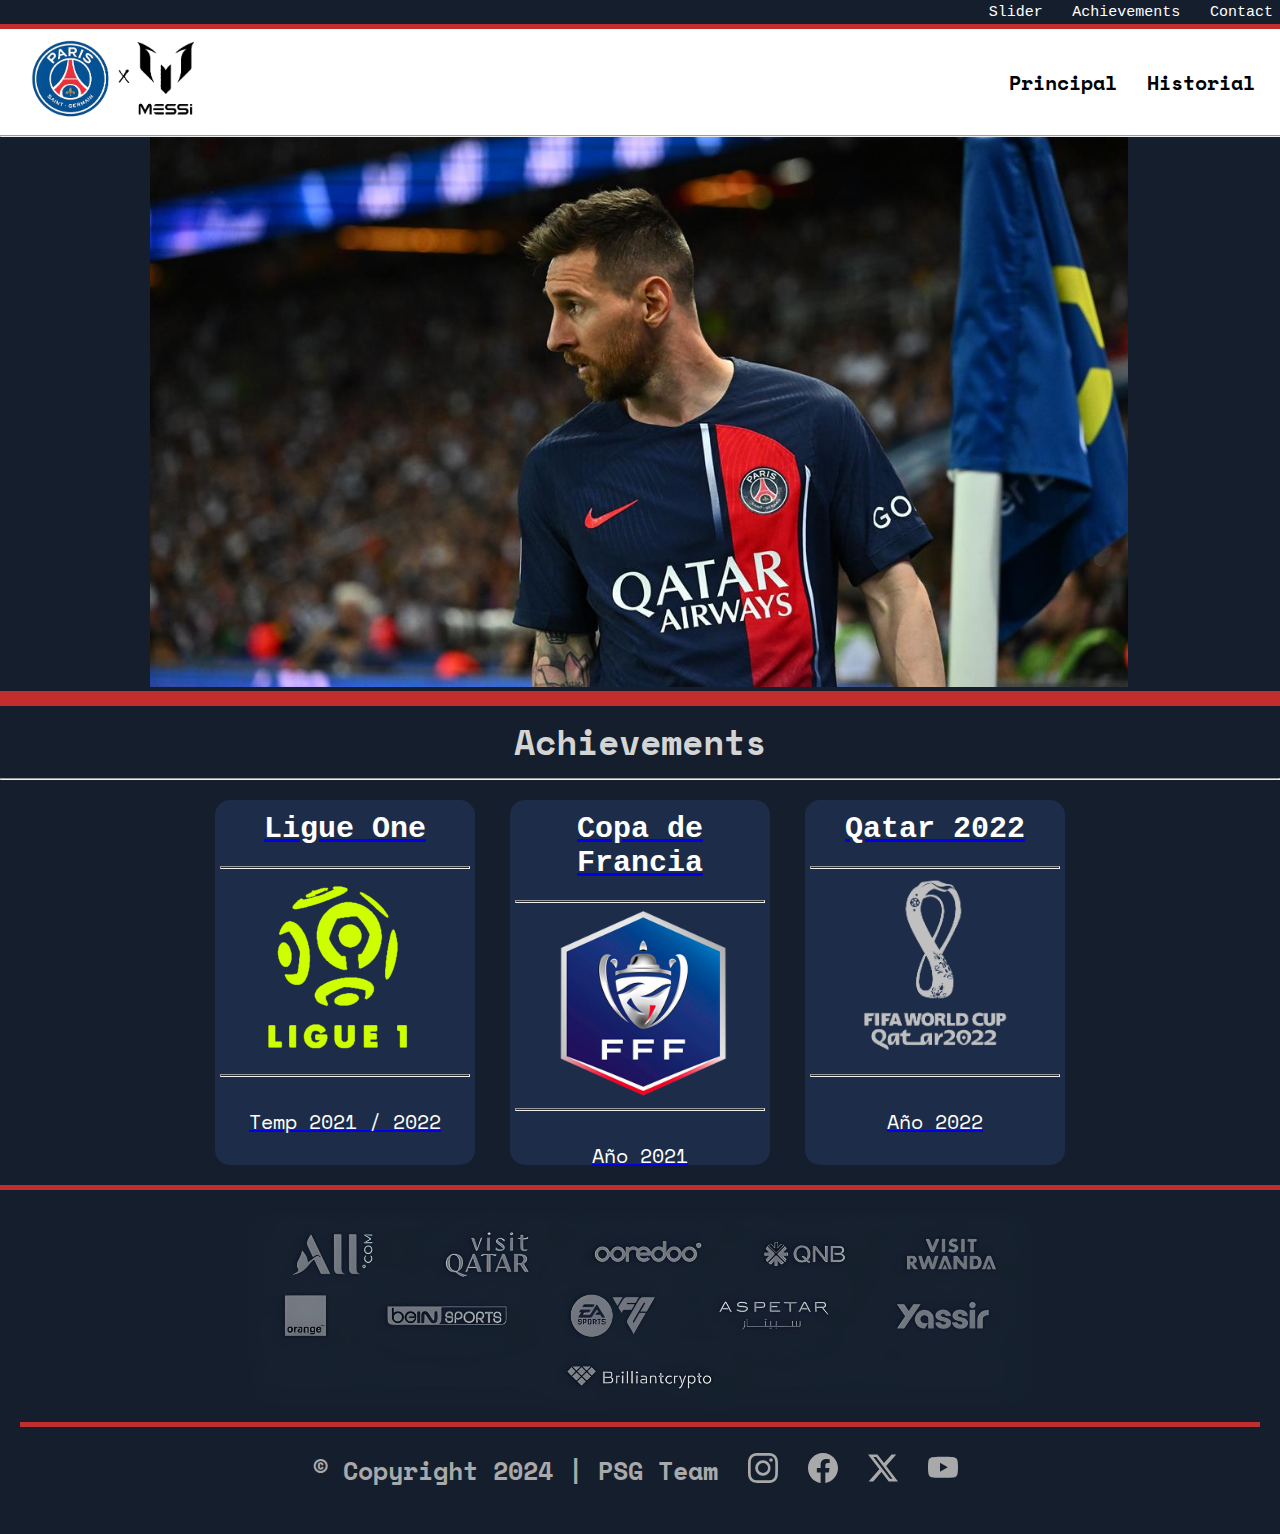
<file: Achievements.html>
<!DOCTYPE html>
<html lang="en">
  <head>
    <meta charset="UTF-8" />
    <meta name="viewport" content="width=device-width, initial-scale=1.0" />
    <link rel="stylesheet" href="Achievements.css" />
    <link rel="shortcut icon" href="images/favicon.png" type="image/x-icon" />
    <title>Paris Saint German</title>
  </head>
  <body>
    <div class="top-buttons">
      <a href="#main">Slider</a>
      <a href="#cards">Achievements</a>
      <a href="form.html">Contact</a>
    </div>
    <div class="orange"></div>
    <header>
      <a href="#">
        <img src="./images/logo_white.png" alt="Logo" height="80px" />
      </a>
      <nav>
        <ul>
          <li>
            <a href="index.html"><b>Principal</b></a>
          </li>
          <li>
            <a href="history.html"><b>Historial</b></a>
          </li>
        </ul>
      </nav>
    </header>
    <hr class="hr-head">
    <section class="Main" id="main">
      <div class="fon-conten">
        <img src="./images/messi-mian.jpg" alt="" />
        <div class="content-info">
          <h3>Logros</h3>
          <hr>
          <br>
          <p>A continucación repasaremos aquellos titulos ganados por Lionel Andres Messi durante su paso 
            <br>por PSG e Internacionales.</p>
        </div>
      </div>
    </section>
    <div class="orange-2"></div>
    <h1 class="h1-cards">Achievements</h1>
    <hr class="hr-cards">
    <section class="cards" id="cards">
      <div class="div-cards">
        <a href="https://www.google.com/search?client=opera-gx&q=ligue+one+2021%2F2022&sourceid=opera&ie=UTF-8&oe=UTF-8#cobssid=s&sie=lg;/g/11qq96slgb;2;/m/044hxl;mt;fp;1;;;" target="_blank">
          <div>
            <h3>Ligue One</h3>
            <hr />
            <img class="ligue-one-img" src="./images/ligue-one.png" alt="Ligue-one" height="200px" />
            <hr>
            <p>Temp 2021 / 2022</p>
          </div>
        </a>
      </div>

      <div class="div-cards">
        <a href="https://www.google.com/search?client=opera-gx&q=copa+de+francia+2021&sourceid=opera&ie=UTF-8&oe=UTF-8#sie=lg;/g/11jp6bzrww;2;/m/0334gn;mt;fp;1;;;" target="_blank">
          <div>
            <h3>Copa de Francia</h3>
            <hr />
            <img class="img-francia" src="./images/copa-francia.png" alt="cOpa-Francia" height="200px" padding-left="15px"/>
            <hr>
            <p>Año 2021</p>
          </div>
        </a>
      </div>

      <div class="div-cards">
        <a href="https://es.wikipedia.org/wiki/Copa_Mundial_de_Fútbol_de_2022" target="_blank">
          <div>
            <h3>Qatar 2022</h3>
            <hr />
            <img class="img-qatar" src="./images/logo-qatar.png" alt="Qatar-2022" height="200px">            
            <hr>
            <p>Año 2022</p>
          </div>
        </a>
      </div>
    </section>
    <div class="red2"></div>
    <footer>
      <div class="images">
        <img src="./images/sponsors.png" alt="Qatar logo" height="200px" />
      </div>
      <div class="red"></div>
      <div class="nav-footer">
        <h4>© Copyright 2024 | PSG Team</h4>
        <div>
          <a href="https://www.instagram.com/leomessi/" class="footer-buttons"
            ><svg
              xmlns="http://www.w3.org/2000/svg"
              width="30"
              height="30"
              fill="currentColor"
              class="bi bi-instagram"
              viewBox="0 0 16 16"
            >
              <path
                d="M8 0C5.829 0 5.556.01 4.703.048 3.85.088 3.269.222 2.76.42a3.9 3.9 0 0 0-1.417.923A3.9 3.9 0 0 0 .42 2.76C.222 3.268.087 3.85.048 4.7.01 5.555 0 5.827 0 8.001c0 2.172.01 2.444.048 3.297.04.852.174 1.433.372 1.942.205.526.478.972.923 1.417.444.445.89.719 1.416.923.51.198 1.09.333 1.942.372C5.555 15.99 5.827 16 8 16s2.444-.01 3.298-.048c.851-.04 1.434-.174 1.943-.372a3.9 3.9 0 0 0 1.416-.923c.445-.445.718-.891.923-1.417.197-.509.332-1.09.372-1.942C15.99 10.445 16 10.173 16 8s-.01-2.445-.048-3.299c-.04-.851-.175-1.433-.372-1.941a3.9 3.9 0 0 0-.923-1.417A3.9 3.9 0 0 0 13.24.42c-.51-.198-1.092-.333-1.943-.372C10.443.01 10.172 0 7.998 0zm-.717 1.442h.718c2.136 0 2.389.007 3.232.046.78.035 1.204.166 1.486.275.373.145.64.319.92.599s.453.546.598.92c.11.281.24.705.275 1.485.039.843.047 1.096.047 3.231s-.008 2.389-.047 3.232c-.035.78-.166 1.203-.275 1.485a2.5 2.5 0 0 1-.599.919c-.28.28-.546.453-.92.598-.28.11-.704.24-1.485.276-.843.038-1.096.047-3.232.047s-2.39-.009-3.233-.047c-.78-.036-1.203-.166-1.485-.276a2.5 2.5 0 0 1-.92-.598 2.5 2.5 0 0 1-.6-.92c-.109-.281-.24-.705-.275-1.485-.038-.843-.046-1.096-.046-3.233s.008-2.388.046-3.231c.036-.78.166-1.204.276-1.486.145-.373.319-.64.599-.92s.546-.453.92-.598c.282-.11.705-.24 1.485-.276.738-.034 1.024-.044 2.515-.045zm4.988 1.328a.96.96 0 1 0 0 1.92.96.96 0 0 0 0-1.92m-4.27 1.122a4.109 4.109 0 1 0 0 8.217 4.109 4.109 0 0 0 0-8.217m0 1.441a2.667 2.667 0 1 1 0 5.334 2.667 2.667 0 0 1 0-5.334"
              /></svg
          ></a>
          <a
            href="https://www.facebook.com/leomessi/?locale=es_LA"
            class="footer-buttons"
            ><svg
              xmlns="http://www.w3.org/2000/svg"
              width="30"
              height="30"
              fill="currentColor"
              class="bi bi-facebook"
              viewBox="0 0 16 16"
            >
              <path
                d="M16 8.049c0-4.446-3.582-8.05-8-8.05C3.58 0-.002 3.603-.002 8.05c0 4.017 2.926 7.347 6.75 7.951v-5.625h-2.03V8.05H6.75V6.275c0-2.017 1.195-3.131 3.022-3.131.876 0 1.791.157 1.791.157v1.98h-1.009c-.993 0-1.303.621-1.303 1.258v1.51h2.218l-.354 2.326H9.25V16c3.824-.604 6.75-3.934 6.75-7.951"
              /></svg
          ></a>
          <a
            href="https://twitter.com/leomessisite?lang=es"
            class="footer-buttons"
            ><svg
              xmlns="http://www.w3.org/2000/svg"
              width="30"
              height="30"
              fill="currentColor"
              class="bi bi-twitter-x"
              viewBox="0 0 16 16"
            >
              <path
                d="M12.6.75h2.454l-5.36 6.142L16 15.25h-4.937l-3.867-5.07-4.425 5.07H.316l5.733-6.57L0 .75h5.063l3.495 4.633L12.601.75Zm-.86 13.028h1.36L4.323 2.145H2.865z"
              /></svg
          ></a>
          <a href="https://www.youtube.com/user/leomessi" class="footer-buttons"
            ><svg
              xmlns="http://www.w3.org/2000/svg"
              width="30"
              height="30"
              fill="currentColor"
              class="bi bi-youtube"
              viewBox="0 0 16 16"
            >
              <path
                d="M8.051 1.999h.089c.822.003 4.987.033 6.11.335a2.01 2.01 0 0 1 1.415 1.42c.101.38.172.883.22 1.402l.01.104.022.26.008.104c.065.914.073 1.77.074 1.957v.075c-.001.194-.01 1.108-.082 2.06l-.008.105-.009.104c-.05.572-.124 1.14-.235 1.558a2.01 2.01 0 0 1-1.415 1.42c-1.16.312-5.569.334-6.18.335h-.142c-.309 0-1.587-.006-2.927-.052l-.17-.006-.087-.004-.171-.007-.171-.007c-1.11-.049-2.167-.128-2.654-.26a2.01 2.01 0 0 1-1.415-1.419c-.111-.417-.185-.986-.235-1.558L.09 9.82l-.008-.104A31 31 0 0 1 0 7.68v-.123c.002-.215.01-.958.064-1.778l.007-.103.003-.052.008-.104.022-.26.01-.104c.048-.519.119-1.023.22-1.402a2.01 2.01 0 0 1 1.415-1.42c.487-.13 1.544-.21 2.654-.26l.17-.007.172-.006.086-.003.171-.007A100 100 0 0 1 7.858 2zM6.4 5.209v4.818l4.157-2.408z"
              /></svg
          ></a>
        </div>
      </div>
    </footer>
  </body>
</html>
</file>
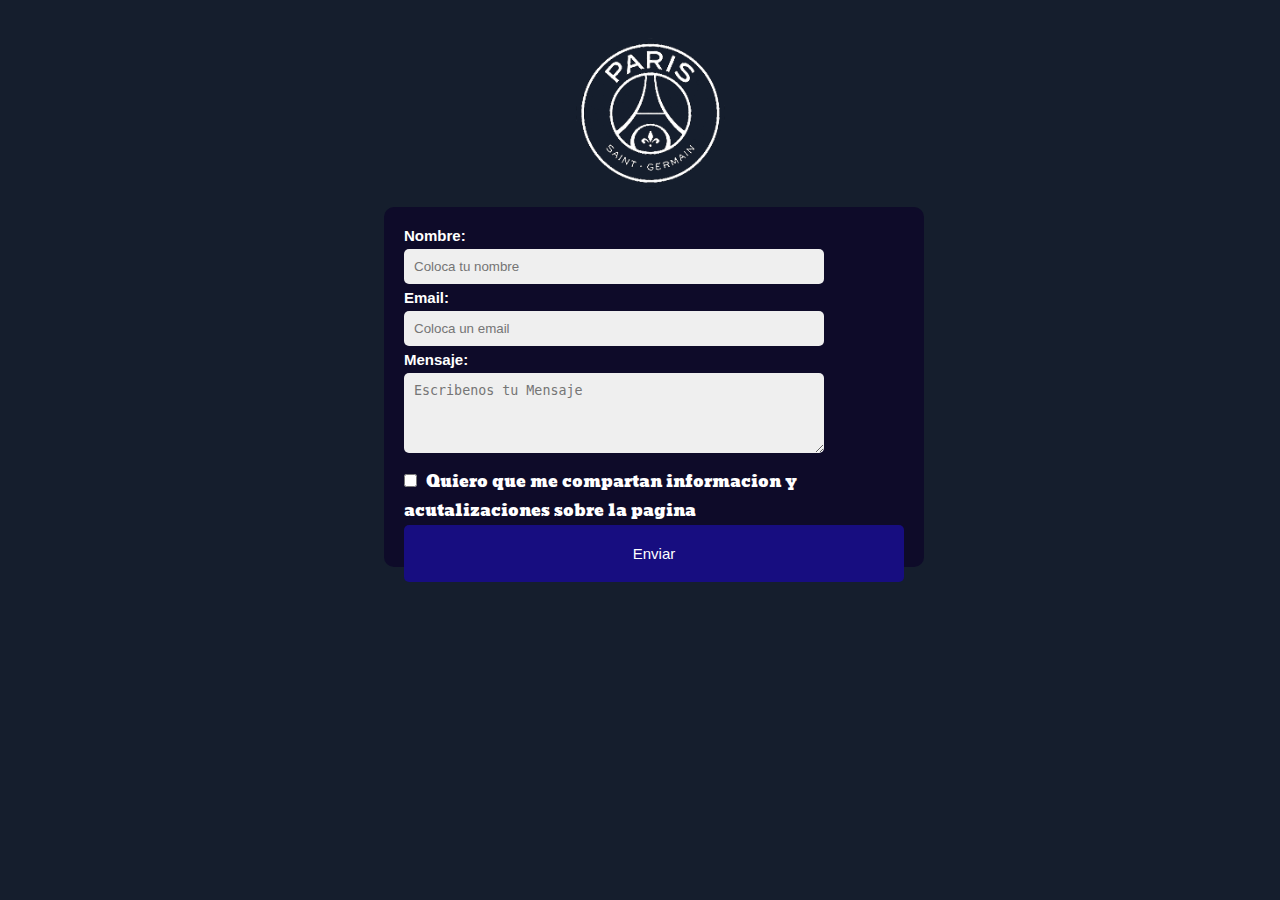
<file: form.html>
<!DOCTYPE html>
<html lang="en">
<head>
    <meta charset="UTF-8">
    <meta name="viewport" content="width=device-width, initial-scale=1.0">
    <link rel="stylesheet" href="form.css">
    <link rel="shortcut icon" href="images/favicon.png" type="image/x-icon">
    <title>Contactate</title>
</head>
<body>
  <a href="index.html">
  <img src="./images/favicon.png" alt="Logo-psg" height="150px">
</a>
    <section class="Formulario">
        <form action="/enviar" method="POST">
          <div>
            <h4 for="nombre">Nombre: </h4>
            <input type="text" id="nombre" name="nombre" required placeholder="Coloca tu nombre">
          </div>
          <div>
            <h4 for="email">Email: </h4>
            <input type="email" id="email" name="email" required placeholder="Coloca un email">
          </div>
          <div>
            <h4 for="mensaje">Mensaje: </h4>
            <textarea id="mensaje" name="mensaje" rows="4" required placeholder="Escribenos tu Mensaje"></textarea>
          </div>
          <div>
            <input type="checkbox" id="suscripcion" name="suscripcion">
            <label for="suscripcion">Quiero que me compartan informacion y acutalizaciones sobre la pagina</label>
          </div>
          <button type="submit">Enviar</button>
        </form>
</section>
    
</body>
</html>
</file>
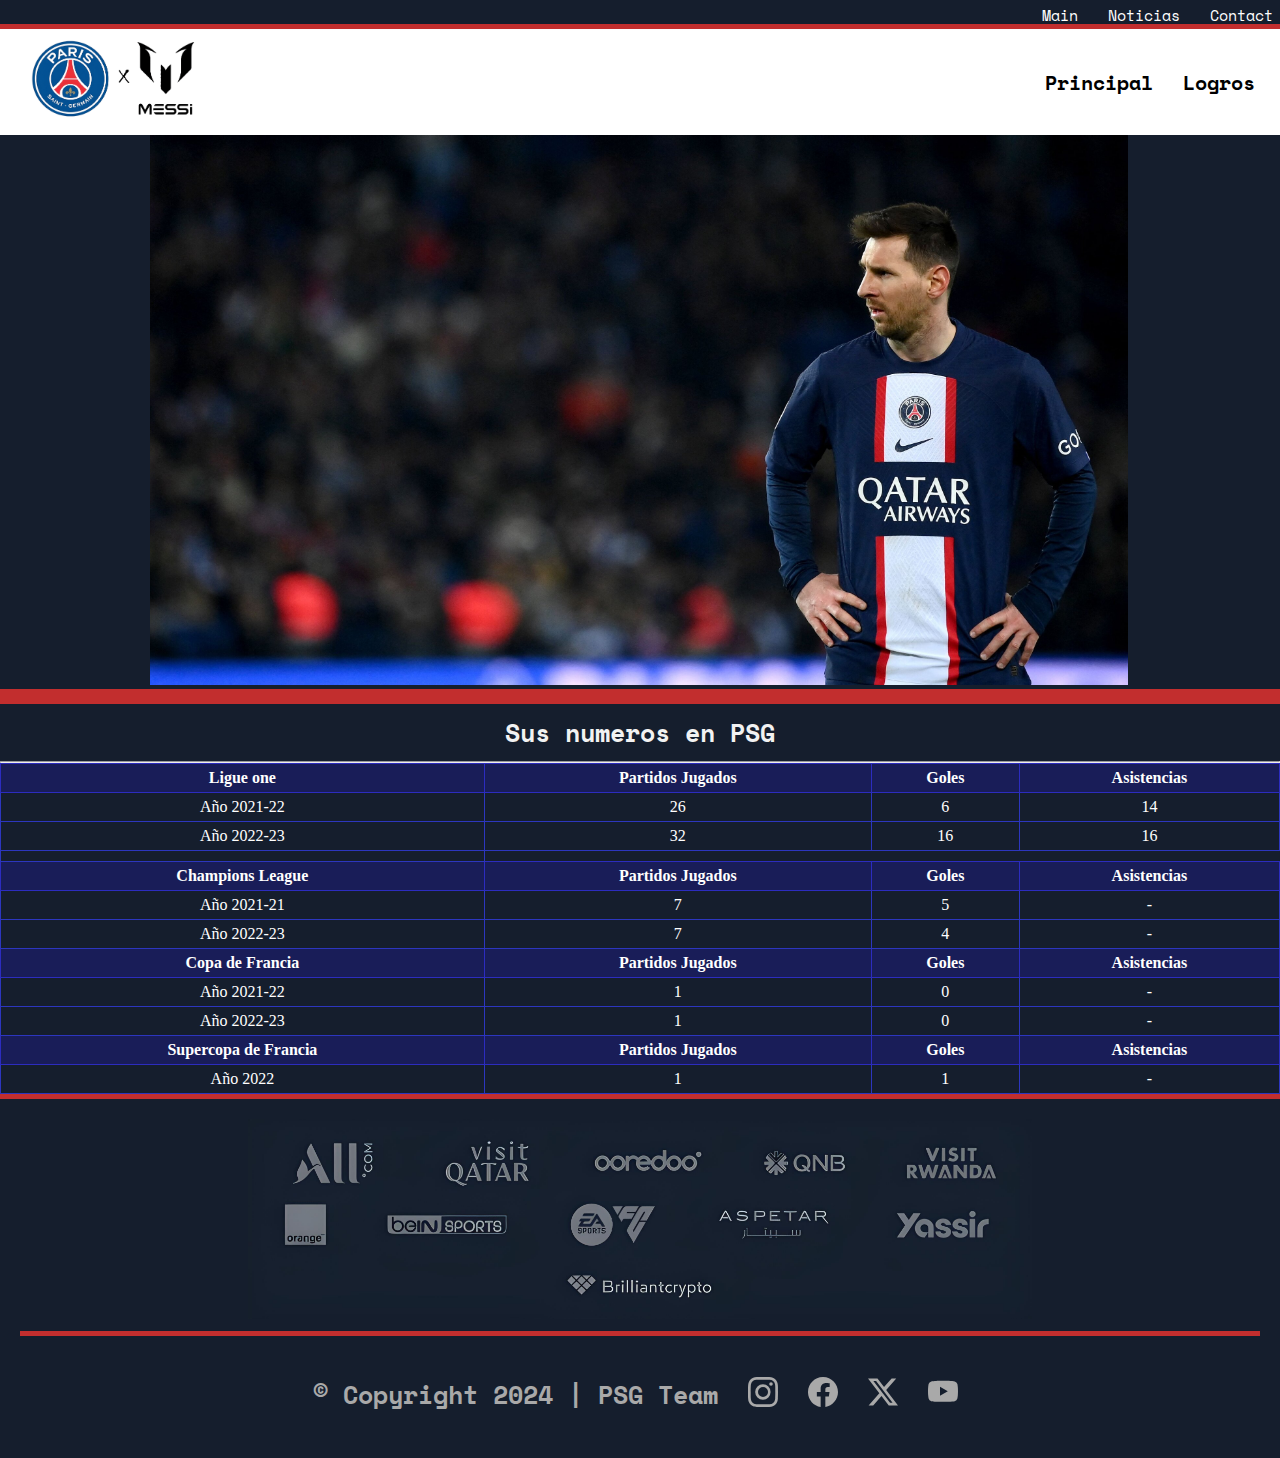
<file: history.html>
<!DOCTYPE html>
<html lang="en">
  <head>
    <meta charset="UTF-8" />
    <meta name="viewport" content="width=device-width, initial-scale=1.0" />
    <link rel="stylesheet" href="history.css" />
    <link rel="shortcut icon" href="images/favicon.png" type="image/x-icon">
    <title>Paris Saint German</title>
  </head>
  <body>
    <div class="top-buttons">
      <a href="#main">Main</a>
      <a href="#news">Noticias</a>
      <a href="form.html">Contact</a>
    </div>
    <div class="orange"></div>
    <header>
      <a href="#">
        <img src="./images/logo_white.png" alt="Logo" height="80px" />
      </a>
      <nav>
        <ul>
          <li>
            <a href="index.html"><b>Principal</b></a>
          </li>
          <li>
            <a href="Achievements.html"><b>Logros</b></a>
          </li>
        </ul>
      </nav>
    </header>

    <div class="fon-conten" id="main">
      <img src="./images/messi-psg2.jpg" alt="" />
      <div class="content-info">
        <h3>Su legado en PSG</h3>
        <hr>
        <br>
        <p>A continucación repasaremos las competencias en las cuales la "pulga" participo, tanto 
          <br>Nacionales como Internacionales.</p>
      </div>
    </div>
    <div class="orange-2"></div>
    <section id="news">
      <h1>Sus numeros en PSG</h1>
      <hr>
      <table class="tabla-desktop">
        <thead>
            <tr>
                <th>Ligue one</th>
                <th>Partidos Jugados</th>
                <th>Goles</th>
                <th>Asistencias</th>
            </tr>
            <tr>
                <td>Año 2021-22</td>
                <td>26</td>
                <td>6</td>
                <td>14</td>
            </tr>
            <tr>
                <td>Año 2022-23</td>
                <td>32</td>
                <td>16</td>
                <td>16</td>
            </tr>
        </thead>
        <tr>
            <td></td>
        </tr>
            <thead>
                <tr>
                    <th>Champions League</th>
                    <th>Partidos Jugados</th>
                    <th>Goles</th>
                    <th>Asistencias</th>
                </tr>
                <tr>
                    <td>Año 2021-21</td>
                    <td>7</td>
                    <td>5</td>
                    <td>-</td>
                </tr>
                <tr>
                    <td>Año 2022-23</td>
                    <td>7</td>
                    <td>4</td>
                    <td>-</td>
                </tr>
            </thead>
            <thead>
                <tr>
                    <th>Copa de Francia</th>
                    <th>Partidos Jugados</th>
                    <th>Goles</th>
                    <th>Asistencias</th>
                </tr>
                <tr>
                    <td>Año 2021-22</td>
                    <td>1</td>
                    <td>0</td>
                    <td>-</td>
                </tr>
                <tr>
                    <td>Año 2022-23</td>
                    <td>1</td>
                    <td>0</td>
                    <td>-</td>
                </tr>
            </thead>
            <thead>
                <tr>
                    <th>Supercopa de Francia</th>
                    <th>Partidos Jugados</th>
                    <th>Goles</th>
                    <th>Asistencias</th>
                </tr>
                <tr>
                    <td>Año 2022</td>
                    <td>1</td>
                    <td>1</td>
                    <td>-</td>
                </tr>
            </thead>
        </table>
      </section>

    <div class="red2"></div>
    <footer>
      <div class="images">
        <img src="./images/sponsors.png" alt="Qatar logo" height="200px" />
      </div>
      <div class="red"></div>
      <div class="nav-footer">
        <h4>© Copyright 2024 | PSG Team</h4>
                <div>
          <a href="https://www.instagram.com/leomessi/" class="footer-buttons"
            ><svg
              xmlns="http://www.w3.org/2000/svg"
              width="30"
              height="30"
              fill="currentColor"
              class="bi bi-instagram"
              viewBox="0 0 16 16"
            >
              <path
                d="M8 0C5.829 0 5.556.01 4.703.048 3.85.088 3.269.222 2.76.42a3.9 3.9 0 0 0-1.417.923A3.9 3.9 0 0 0 .42 2.76C.222 3.268.087 3.85.048 4.7.01 5.555 0 5.827 0 8.001c0 2.172.01 2.444.048 3.297.04.852.174 1.433.372 1.942.205.526.478.972.923 1.417.444.445.89.719 1.416.923.51.198 1.09.333 1.942.372C5.555 15.99 5.827 16 8 16s2.444-.01 3.298-.048c.851-.04 1.434-.174 1.943-.372a3.9 3.9 0 0 0 1.416-.923c.445-.445.718-.891.923-1.417.197-.509.332-1.09.372-1.942C15.99 10.445 16 10.173 16 8s-.01-2.445-.048-3.299c-.04-.851-.175-1.433-.372-1.941a3.9 3.9 0 0 0-.923-1.417A3.9 3.9 0 0 0 13.24.42c-.51-.198-1.092-.333-1.943-.372C10.443.01 10.172 0 7.998 0zm-.717 1.442h.718c2.136 0 2.389.007 3.232.046.78.035 1.204.166 1.486.275.373.145.64.319.92.599s.453.546.598.92c.11.281.24.705.275 1.485.039.843.047 1.096.047 3.231s-.008 2.389-.047 3.232c-.035.78-.166 1.203-.275 1.485a2.5 2.5 0 0 1-.599.919c-.28.28-.546.453-.92.598-.28.11-.704.24-1.485.276-.843.038-1.096.047-3.232.047s-2.39-.009-3.233-.047c-.78-.036-1.203-.166-1.485-.276a2.5 2.5 0 0 1-.92-.598 2.5 2.5 0 0 1-.6-.92c-.109-.281-.24-.705-.275-1.485-.038-.843-.046-1.096-.046-3.233s.008-2.388.046-3.231c.036-.78.166-1.204.276-1.486.145-.373.319-.64.599-.92s.546-.453.92-.598c.282-.11.705-.24 1.485-.276.738-.034 1.024-.044 2.515-.045zm4.988 1.328a.96.96 0 1 0 0 1.92.96.96 0 0 0 0-1.92m-4.27 1.122a4.109 4.109 0 1 0 0 8.217 4.109 4.109 0 0 0 0-8.217m0 1.441a2.667 2.667 0 1 1 0 5.334 2.667 2.667 0 0 1 0-5.334"
              /></svg
          ></a>
          <a
            href="https://www.facebook.com/leomessi/?locale=es_LA"
            class="footer-buttons"
            ><svg
              xmlns="http://www.w3.org/2000/svg"
              width="30"
              height="30"
              fill="currentColor"
              class="bi bi-facebook"
              viewBox="0 0 16 16"
            >
              <path
                d="M16 8.049c0-4.446-3.582-8.05-8-8.05C3.58 0-.002 3.603-.002 8.05c0 4.017 2.926 7.347 6.75 7.951v-5.625h-2.03V8.05H6.75V6.275c0-2.017 1.195-3.131 3.022-3.131.876 0 1.791.157 1.791.157v1.98h-1.009c-.993 0-1.303.621-1.303 1.258v1.51h2.218l-.354 2.326H9.25V16c3.824-.604 6.75-3.934 6.75-7.951"
              /></svg
          ></a>
          <a
            href="https://twitter.com/leomessisite?lang=es"
            class="footer-buttons"
            ><svg
              xmlns="http://www.w3.org/2000/svg"
              width="30"
              height="30"
              fill="currentColor"
              class="bi bi-twitter-x"
              viewBox="0 0 16 16"
            >
              <path
                d="M12.6.75h2.454l-5.36 6.142L16 15.25h-4.937l-3.867-5.07-4.425 5.07H.316l5.733-6.57L0 .75h5.063l3.495 4.633L12.601.75Zm-.86 13.028h1.36L4.323 2.145H2.865z"
              /></svg
          ></a>
          <a href="https://www.youtube.com/user/leomessi" class="footer-buttons"
            ><svg
              xmlns="http://www.w3.org/2000/svg"
              width="30"
              height="30"
              fill="currentColor"
              class="bi bi-youtube"
              viewBox="0 0 16 16"
            >
              <path
                d="M8.051 1.999h.089c.822.003 4.987.033 6.11.335a2.01 2.01 0 0 1 1.415 1.42c.101.38.172.883.22 1.402l.01.104.022.26.008.104c.065.914.073 1.77.074 1.957v.075c-.001.194-.01 1.108-.082 2.06l-.008.105-.009.104c-.05.572-.124 1.14-.235 1.558a2.01 2.01 0 0 1-1.415 1.42c-1.16.312-5.569.334-6.18.335h-.142c-.309 0-1.587-.006-2.927-.052l-.17-.006-.087-.004-.171-.007-.171-.007c-1.11-.049-2.167-.128-2.654-.26a2.01 2.01 0 0 1-1.415-1.419c-.111-.417-.185-.986-.235-1.558L.09 9.82l-.008-.104A31 31 0 0 1 0 7.68v-.123c.002-.215.01-.958.064-1.778l.007-.103.003-.052.008-.104.022-.26.01-.104c.048-.519.119-1.023.22-1.402a2.01 2.01 0 0 1 1.415-1.42c.487-.13 1.544-.21 2.654-.26l.17-.007.172-.006.086-.003.171-.007A100 100 0 0 1 7.858 2zM6.4 5.209v4.818l4.157-2.408z"
              /></svg
          ></a>
        </div>
      </div>
    </footer>
    </body>
  </html>
</file>
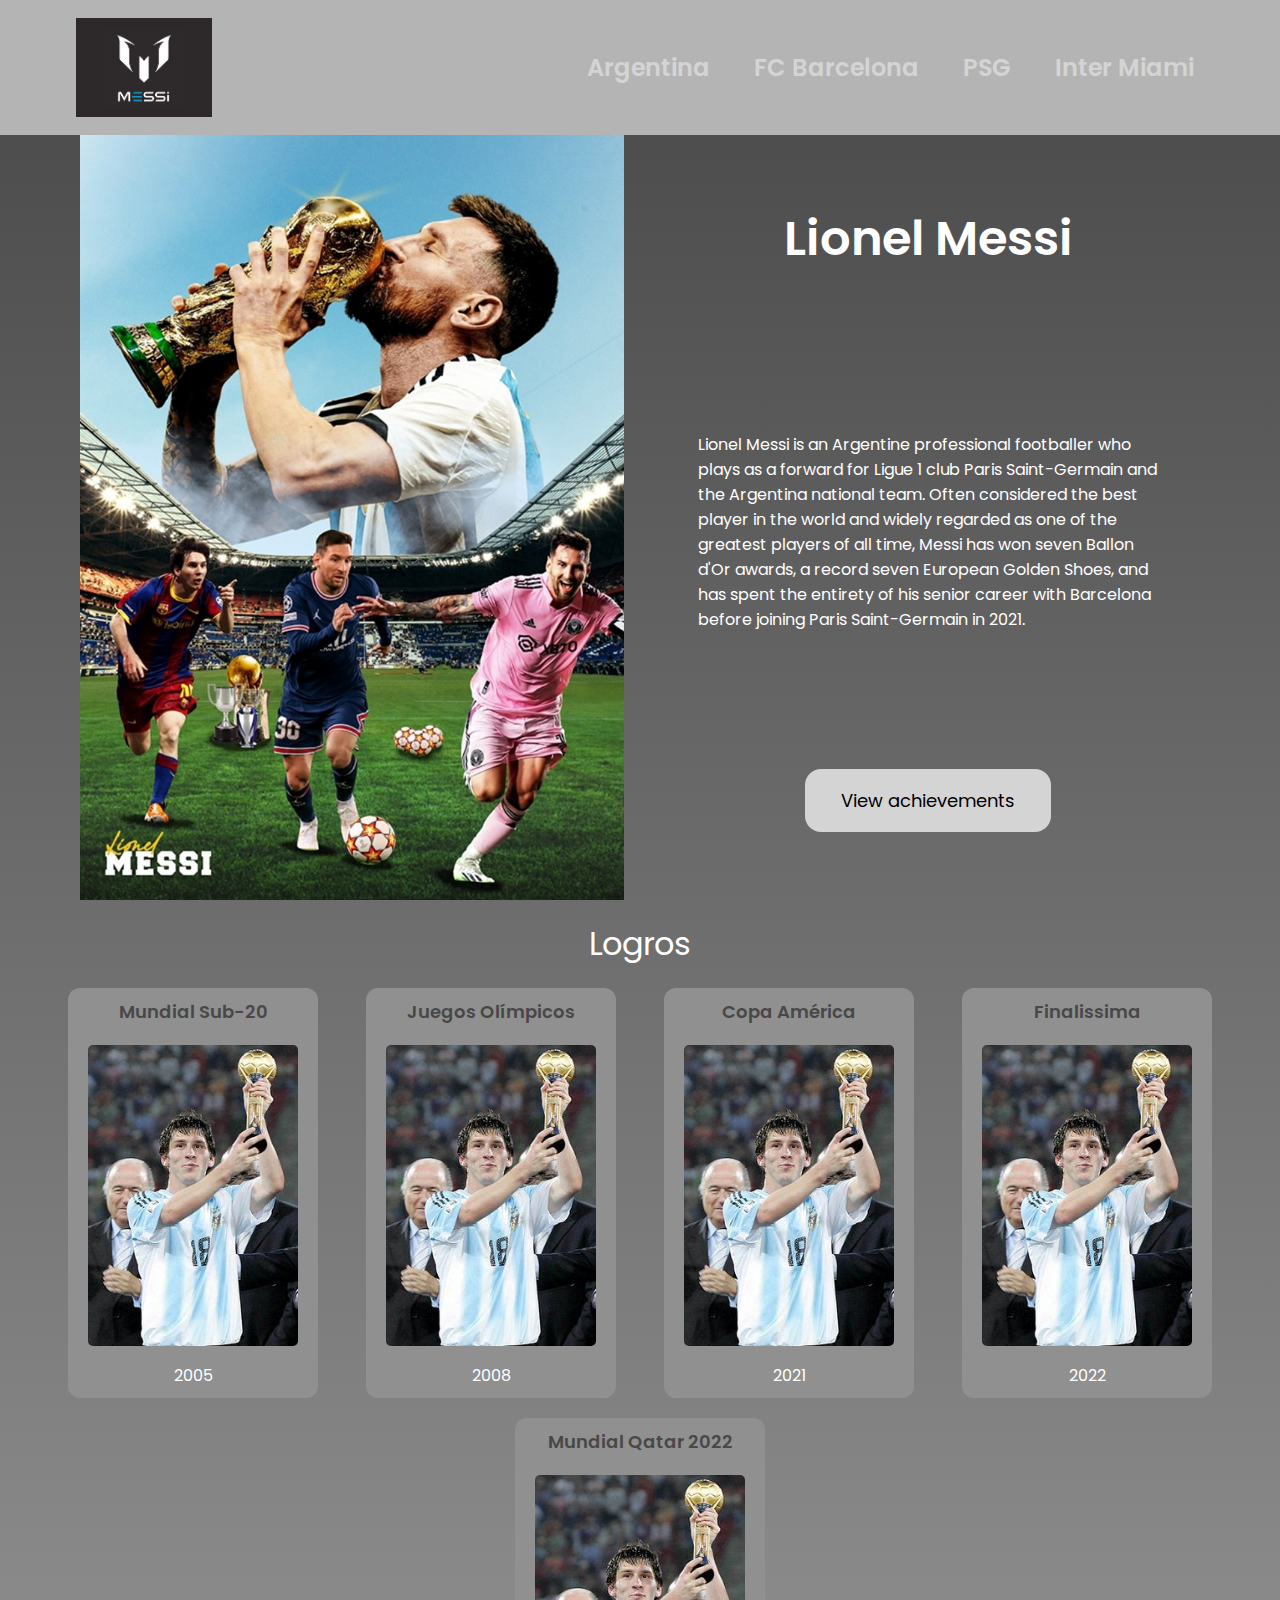
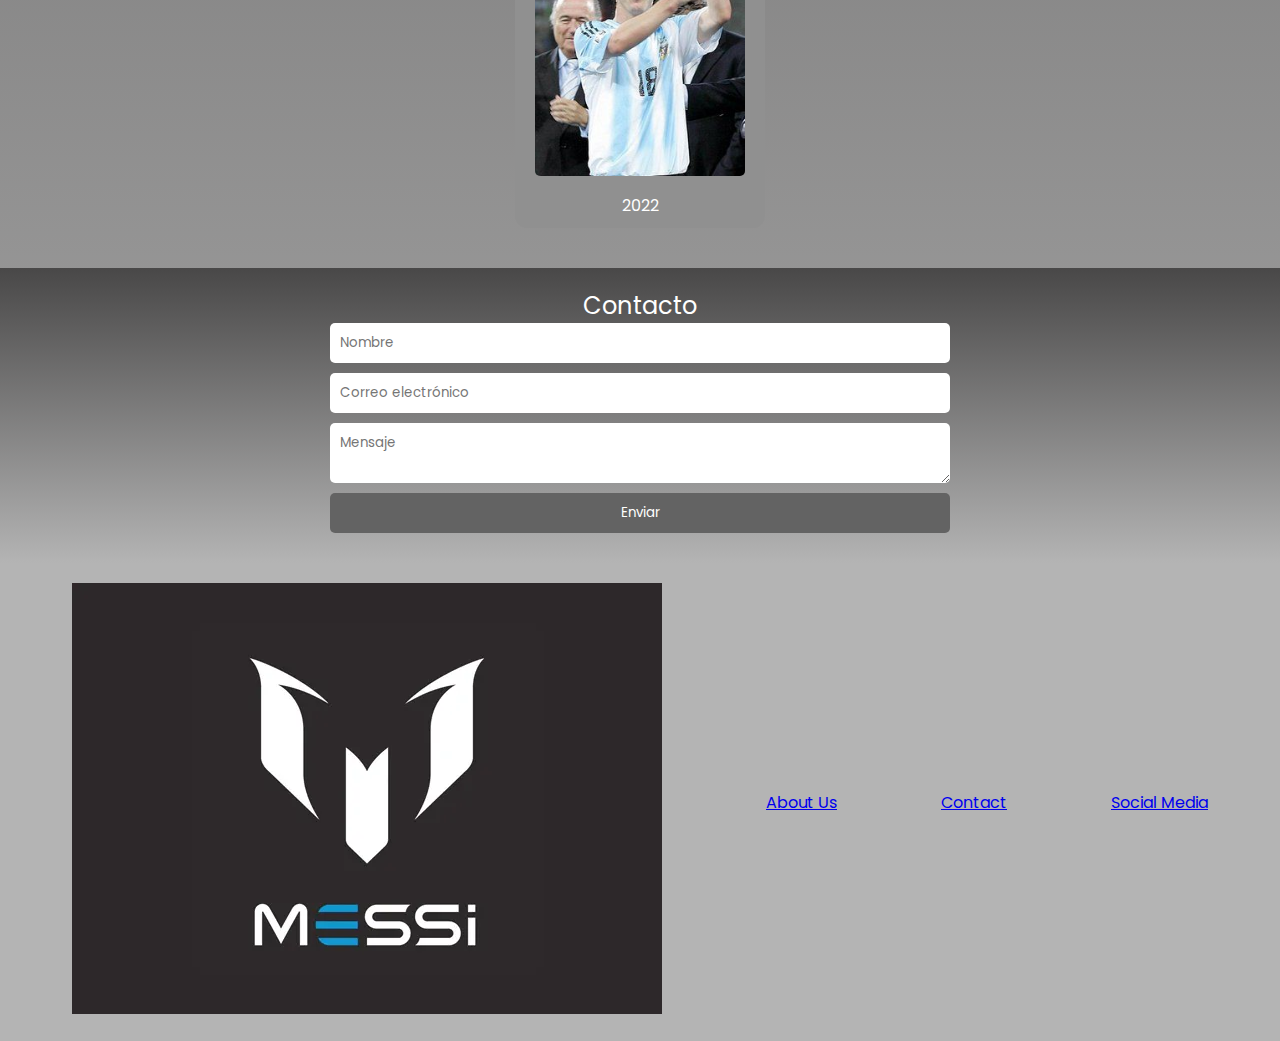
<file: pages/principal.html>
<!DOCTYPE html>
<html lang="en">

<head>
    <meta charset="UTF-8">
    <meta name="viewport" content="width=device-width, initial-scale=1.0">
    <link rel="preconnect" href="https://fonts.googleapis.com">
    <link rel="preconnect" href="https://fonts.gstatic.com" crossorigin>
    <link href="https://fonts.googleapis.com/css2?family=Poppins:wght@200;400;600&display=swap" rel="stylesheet">
    <link rel="stylesheet" href="../styles/styles.css">
    <title>Messi Fan Page</title>
</head>

<body>
    <header>
        <a href="#">
            <img src="../logo-messi.webp" alt="messi-logo">
        </a>
        <nav>
            <ul>
                <li><a href="./pages/seleccion-argentina.html">Argentina</a></li>
                <li><a href="./pages/fc-barcelona.html">FC Barcelona</a></li>
                <li><a href="../index.html">PSG</a></li>
                <li><a href="./pages/inter-miami.html">Inter Miami</a></li>
            </ul>
        </nav>
    </header>
    <section class="main-container">
        <div class="img-container">
            <img src="../amazing-lio.jpg" alt="amazing-lio">
        </div>
        <div class="main-content">
            <h1>Lionel Messi</h1>
            <p>Lionel Messi is an Argentine professional footballer who plays as a forward for Ligue 1 club Paris
                Saint-Germain and the Argentina national team. Often considered the best player in the world and widely
                regarded as one of the greatest players of all time, Messi has won seven Ballon d'Or awards, a record
                seven
                European Golden Shoes, and has spent the entirety of his senior career with Barcelona before joining
                Paris
                Saint-Germain in 2021.</p>
            <!-- Call to Action -->
            <button class="button-link"><a href="#achievements">View achievements</a></button>
        </div>
    </section>
    <section class="achievements" id="achievements">
        <h2>Logros</h2>
        <div class="achievement-card">
            <h3>Mundial Sub-20</h3>
            <div class="image-container">
                <img src="../sub20-trophy.jpg" alt="Mundial Sub-20">
            </div>
            <p>2005</p>
        </div>
        <div class="achievement-card">
            <h3>Juegos Olímpicos</h3>
            <div class="image-container">
                <img src="../sub20-trophy.jpg" alt="Juegos Olimpicos">
            </div>
            <p>2008</p>
        </div>
        <div class="achievement-card">
            <h3>Copa América</h3>
            <div class="../image-container">
                <img src="../sub20-trophy.jpg" alt="Copa América">
            </div>
            <p>2021</p>
        </div>
        <div class="achievement-card">
            <h3>Finalissima</h3>
            <div class="../image-container">
                <img src="../sub20-trophy.jpg" alt="Finalissima">
            </div>
            <p>2022</p>
        </div>
        <div class="achievement-card">
            <h3>Mundial Qatar 2022</h3>
            <div class="image-container">
                <img src="../sub20-trophy.jpg" alt="Mundial Qatar 2022">
            </div>
            <p>2022</p>
        </div>
    </section>
    <!-- Analizar -->
    <section class="contact-form" id="contact-form">
        <h2>Contacto</h2>
        <form>
            <input type="text" placeholder="Nombre">
            <input type="email" placeholder="Correo electrónico">
            <textarea placeholder="Mensaje"></textarea>
            <button>Enviar</button>
        </form>
    </section>
    <footer>
        <div>
            <img src="../logo-messi.webp" alt="messi-logo">
        </div>
        <div><a href="#">About Us</a></div>
        <div><a href="#contact-form">Contact</a></div>
        <div><a href="#">Social Media</a></div>
    </footer>
</body>

</html>
</file>
<file: Achievements.css>
@import url('https://fonts.googleapis.com/css2?family=Space+Mono:ital,wght@0,400;0,700;1,400;1,700&display=swap');
@import url('https://fonts.googleapis.com/css2?family=Arvo:ital,wght@0,400;0,700;1,400;1,700&display=swap');

* {
    margin: 0;
    padding: 0;
}

body {
    background-color: #151e2d;
    text-decoration: none;

}

.top-buttons {
    background-color: #151e2d;
    width: 100%;
    height: 18px;
    text-align: end;
    font-family: "Sapce Mono", monospace;
    align-items: center;
    padding: 3px;
}

.top-buttons a {
    color: #ffffff;
    font-size: 15px;
    text-decoration: none;
    padding: 0px 10px;
}

.top-buttons a:hover {
    background-color: rgb(194, 46, 46);
    color: #ffffff;
    transition: 0.3s;
}

.orange {
    height: 5px;
    width: 100%;
    background-color: rgb(194, 46, 46);
}

.hr-head {
    width: 100%;
}

section .Main {
    padding-left: 30%;
}
header {
    display: flex;
    align-items: center;
    justify-content: space-between;
    padding: 10px;
    font-family: "Space Mono", monospace;
    background-color: #ffffff;
}

header img {
    padding-left: 15px;
}

header img:hover {
    transform: scale(1.1);
    transition: 0.2s;
}

header nav {
    display: flex;
    justify-content: space-between;
}

header nav ul {
    display: flex;
}

header nav ul li {
    list-style: none;
    text-decoration: none;
    padding: 0px 15px;
}

header nav ul li a {
    text-decoration: none;
    color: black;
    justify-content: space-between;
    font-size: 20px;
}

header nav ul li a:hover {
    color: rgb(194, 46, 46);
    transition: 0.4s;
}

.fon-conten{
    width: auto;
    margin: auto;
    font-family: arial;
    position: relative;
    overflow: hidden;
}
.fon-conten img{
    padding-left: 150px;
    width: auto;
    height: 550px;
    transform: all .6s;
}
.fon-conten:hover img{
    transform: scale(1.01);
    transition: 0.6s;
}
.fon-conten .content-info{
    background: rgba(0, 0, 0, 0.144);
    position: absolute;
    top: -100%;
    left: 0;
    text-align: center center;
    height: 100%;
    width: 100%;
    color: #fff;
    box-sizing: border-box;
    padding: 0px 100px;
}
.fon-conten h3{
    text-align: center;
    font-size: 35px;
    padding: 15% 10px 20px 10px;
}
.fon-conten p{
    padding: 0px 20px 15px 20px;
    text-align: center;
    font-size: 20px;
}
.fon-conten:hover .content-info{
    transition: 0.5s;
    top: 0;

}

.h1-cards {
    font-family: "Space Mono", monospace;
    font-size: 35px;
    color: #d4d4d4;
    text-align: center;
    padding: 10px 0px;
}

.cards {
    display: flex;
    justify-content: center;
    align-items: center;
    text-decoration: none;
    padding: 20px 25px;
    gap: 35px;
}

.div-cards {
    color: #ffffff;
    text-decoration: none;
    width: 250px;
    height: 355px;
    font-family: "Sapce Mono", monospace;
    align-items: center;
    padding: 5px;
    background-color: #1d2d49;
    border-radius: 15px;
}

.div-cards:hover {
    transform: scale(1.01);
    transition: 0.2s;
}

.div-cards hr {
    color: #ffffff;
    padding: 0.5px 10px;
}

.div-cards h3 {
    color: #ffffff;
    font-size: 30px;
    text-decoration: none;
    text-align: center;
    padding: 7px 0px;
    padding-bottom: 20px;
}


.div-cards p {
    color: #ffffff;
    font-family: "Space Mono", monospace;
    text-align: center;
    text-decoration: none;
    font-size: 20px;
    padding: 30px 15px;
}

.ligue-one-img {
    padding: 0px 18%;
}

.img-francia {
    padding: 0px 11%;
}

.img-qatar {
    pad: 0px 5%;
}

.div-cards a div h3 {
    text-decoration: none;
}

footer {
    padding: 20px;
    background-color: #151e2d;
}

.images {
    display: flex;
    align-items: center;
    justify-content: center;
    padding-bottom: 12px;
}

.red {
    align-items: center;
    height: 5px;
    width: 90%;
    background-color: rgb(194, 46, 46);
    padding-left: 10%;
}

.nav-footer {
    display: flex;
    align-items: center;
    justify-content: center;
    padding: 10px 25px;
    gap: 20px;
    font-family: "Space Mono", monospace;
}
.nav-footer h4 {
    color: #a9a9a9;
    font-size: 25px;
    padding: 15px 0px;
}

.nav-footer div p{
    color: #a9a9a9;
    font-size: 25px;
}

.red2 {
    height: 5px;
    width: 100%;
    background-color:rgb(194, 46, 46);
}

.orange-2 {
    background-color: rgb(194, 46, 46);
    height: 15px;
    width: 100%;
}

.footer-buttons {
    color: #a9a9a9;
    height: 100px;
    padding: 0px 10px;
}

.footer-buttons:hover {
    color: rgb(194, 46, 46);
    transition: 0.2s;
}
</file>
<file: form.css>
@import url('https://fonts.googleapis.com/css2?family=Angkor&display=swap');
@import url('https://fonts.googleapis.com/css2?family=Angkor&family=Balthazar&display=swap');
@import url('https://fonts.googleapis.com/css2?family=Angkor&family=Balthazar&family=Goblin+One&display=swap');

* {
    margin: 0;
    padding: 0;
}

body {
    background-color: #151e2d;
    align-items: center;
    padding-top: 3%;
    height: 600px;
    width: 100%;
}

.Formulario {
    font-family: Arial, sans-serif;
    color: #FFFFFF; /* Blanco */
    padding-left: 30%;
    padding-top: 15px;
    font-family: 'Gill Sans', 'Gill Sans MT', Calibri, 'Trebuchet MS', sans-serif;
    font-weight: 200;
    font-style: normal;
  }
  h1 {
    color: #000000; /* Azul oscuro */
    font-family: "Balthazar", serif;
  font-style: normal;
  font-size: 35px;
  background-color: #FFFFFF;
  border-radius: 15px;
  padding: 10px;
  }
  form {
    width: 500px;
    height: 320px;
    background-color: #0e0b29; /* Azul PSG */
    padding: 20px;
    border-radius: 10px;
    font-family: "Angkor", serif;
  font-weight: 400;
  font-style: normal;
  text-align: left;
}
  label {
    color: #ffffff; /* Blanco */
  }
  input {
    background-color: #efefef;
  }
  textarea {
    background-color: #efefef;
  }
  input[type="text"],
  input[type="email"],
  textarea {
    width: 80%;
    padding: 10px;
    margin: 5px 0;
    border: none;
    border-radius: 5px;
  }
  input[type="checkbox"] {
    margin-right: 5px;
    padding: 10px;
    padding-bottom: 20px;
  }
  button[type="submit"] {
    background-color: rgb(23, 13, 128); /* Blanco */
    color: #ffffff; /* Azul oscuro */
    padding: 20px 20px;
    border: none;
    border-radius: 5px;
    cursor: pointer;
    padding-top: 20px;
    width: 100%;
    font-size: 15px;
    font-family: 'Gill Sans', 'Gill Sans MT', Calibri, 'Trebuchet MS', sans-serif;
  }
  button[type="submit"]:hover {
    background-color: rgb(194, 46, 46); /* Azul oscuro */
    color: #FFFFFF; /* Blanco */
  }
  #subscripcion {
    color: black;
  }
  a {
    padding-left: 45%;
  }
  a img {
    background-color: transparent;
    border-radius: 15px;
    border-color: #FFFFFF;
    border: #FFFFFF;
    transition: 0.5s;
  }

  a img:hover {
    transform: scale(1.1);
    transition: 0.5s;
  }

  h4 {
    font-size: 15px;
    font-family: 'Gill Sans', 'Gill Sans MT', Calibri, 'Trebuchet MS', sans-serif
  }
</file>
<file: history.css>
@import url('https://fonts.googleapis.com/css2?family=Space+Mono:ital,wght@0,400;0,700;1,400;1,700&display=swap');
@import url('https://fonts.googleapis.com/css2?family=Arvo:ital,wght@0,400;0,700;1,400;1,700&display=swap');

* {
    margin: 0;
    padding: 0;
}

body {
    background-color:#151e2d;
}

.top-buttons {
    background-color: #151e2d;
    width: 100%;
    height: 18px;
    text-align: end;
    font-family: "Space Mono", monospace;
    align-items: center;
    padding: 3px;
}

.top-buttons a {
    color: #ffffff;
    font-size: 15px;
    text-decoration: none;
    padding: 0px 10px;
}

.top-buttons a:hover {
    background-color: rgb(194, 46, 46);
    color: #ffffff;
    transition: 0.3s;
}

.orange {
    height: 5px;
    width: 100%;
    background-color: rgb(194, 46, 46);
}

header {
    display: flex;
    align-items: center;
    justify-content: space-between;
    padding: 10px;
    font-family: "Space Mono", monospace;
    background-color: #ffffff;
}

header img {
    padding-left: 15px;
}

header img:hover {
    transform: scale(1.1);
    transition: 0.2s;
}

header nav {
    display: flex;
    justify-content: space-between;
}

header nav ul {
    display: flex;
}

header nav ul li {
    list-style: none;
    text-decoration: none;
    padding: 0px 15px;
}

header nav ul li a {
    text-decoration: none;
    color: black;
    justify-content: space-between;
    font-size: 20px;
}

header nav ul li a:hover {
    color: rgb(194, 46, 46);
    transition: 0.4s;
}

.fon-conten{
    width: auto;
    margin: auto;
    font-family: arial;
    position: relative;
    overflow: hidden;
}
.fon-conten img{
    padding-left: 150px;
    width: auto;
    height: 550px;
    transform: all .6s;
}
.fon-conten:hover img{
    transform: scale(1.01);
    transition: 0.6s;
}
.fon-conten .content-info{
    background: rgba(0, 0, 0, 0.144);
    position: absolute;
    top: -100%;
    left: 0;
    text-align: center center;
    height: 100%;
    width: 100%;
    color: #fff;
    box-sizing: border-box;
    padding: 0px 100px;
}
.fon-conten h3{
    text-align: center;
    font-size: 35px;
    padding: 15% 10px 20px 10px;
}
.fon-conten p{
    padding: 0px 20px 15px 20px;
    text-align: center;
    font-size: 20px;
}
.fon-conten:hover .content-info{
    transition: 0.5s;
    top: 0;

}

footer {
    padding: 20px;
    background-color: #151e2d;
}

.images {
    display: flex;
    align-items: center;
    justify-content: center;
    padding-bottom: 12px;
}

.red {
    align-items: center;
    height: 5px;
    width: 90%;
    background-color: rgb(194, 46, 46);
    padding-left: 10%;
}

.nav-footer {
    display: flex;
    align-items: center;
    justify-content: center;
    padding: 10px 25px;
    padding-top: 25px;
    gap: 20px;
    font-family: "Space Mono", monospace;
}
.nav-footer h4 {
    color: #a9a9a9;
    font-size: 25px;
    padding: 15px 0px;
}

.nav-footer div p{
    color: #a9a9a9;
    font-size: 25px;
}

.red2 {
    height: 5px;
    width: 100%;
    background-color:rgb(194, 46, 46);
}

.orange-2 {
    background-color: rgb(194, 46, 46);
    height: 15px;
    width: 100%;
}

.footer-buttons {
    color: #a9a9a9;
    height: 100px;
    padding: 0px 10px;
}

.footer-buttons:hover {
    color: rgb(194, 46, 46);
    transition: 0.2s;
}

.tabla-desktop {
    width: 100%;
    border-collapse: collapse;
}
.tabla-desktop tr th { 
background-color: #191d58;
color: #f2f2f2;
border: 1px solid #2c2cbf;
padding: 5px;
text-align: left;}
.tabla-desktop tr td{
    border: 1px solid #2c36bf;
    padding: 5px;
 }
.tabla-mobile{
    display: none;
    width: 100%;

}
.tabla-mobile .fila .columna {
    display: flex;}
.tabla-mobile .fila .columna .header, .tabla-mobile .columna .contenido {
    border: 1px solid #bf2c38;
    border-bottom: none;
    padding: 10px;
}
.tabla-mobile .fila .columna .header{
    width: 40%;
background-color: #a62e44;
color: #f2f2f2;
font-weight: bold;}

.tabla-mobile .fila .columna .contenido {
    width: 60%;
}
.tabla-mobile .fila .columna:last-of-type .contenido, .columna:last-of-type .header{border:  1px solid #bf2c38;}

.tabla-desktop thead tr th {
    color: #fff;
    text-align: center;
}

.tabla-desktop thead tr td {
    color: #fff;
    text-align: center;
}

h1 {
    color: #f2f2f2;
    align-items: center;
    font-size: 25px;
    font-family: "Space Mono", monospace;
    padding: 10px 5px;
    text-align: center;
}
</file>
<file: styles/styles.css>
/* .poppins-extralight {
  font-family: "Poppins", sans-serif;
  font-weight: 200;
  font-style: normal;
}

.poppins-regular {
  font-family: "Poppins", sans-serif;
  font-weight: 400;
  font-style: normal;
}

.poppins-semibold {
  font-family: "Poppins", sans-serif;
  font-weight: 600;
  font-style: normal;
} */

/* Paleta de Colores - Colors Pallette */
/* 
#d4d4d4
#b4b4b4
#909090
#636363
#494848
#2a2a2a
*/

* {
    margin: 0;
    padding: 0;
    box-sizing: border-box;
    font-family: "Poppins", sans-serif;
    font-weight: 400;
    font-style: normal;
}

html {
    scroll-behavior: smooth;
}

body {
    width: 100%;
    /* background-color: #2a2a2a; */
        background: rgb(180, 180, 180);
    background: linear-gradient(
        0deg,
        rgba(180, 180, 180, 1) 0%,
        rgba(73, 72, 72, 1) 100%
    );
}

header {
    background-color: #b4b4b4; /* descomentar para ver el efecto del gradient */
    height: 15vh;
    display: flex;
    align-items: center;
    justify-content: space-between;
    padding: 6px 5%;
}

header a {
    padding: 12px;
    height: 100%;
    text-decoration: none;
    color: #000;
    font-size: 24px;
    font-weight: 600;
}

header nav ul {
    display: flex;
    list-style: none;
}

header nav ul li {
    margin: 0 10px;
}

header img {
    height: 100%;
    object-fit: cover;
}

/* Active nav item */
header nav ul li a {
    color: #d4d4d4;
}

/* Primary Section */

.main-container {
    display: flex;
    justify-content: space-between;
    align-items: center;
    height: 85vh;
    padding: 0 5vw;
}

.main-container div {
    height: 100%;
    width: 50%;
    display: flex;
    justify-content: center; /* como uso un !important en .main-content, eso se va a sobreescribir solo para esa regla*/
}

.main-container .img-container img {
    max-width: 100%;
    object-fit: contain;
}

.main-content {
    /* background-color: #d4d4d4; */
    color: white;
    display: flex;
    flex-direction: column;
    justify-content: space-around !important;
    align-items: center;
    padding: 0 5%;
}
.main-content h1 {
    font-size: 48px;
    font-weight: 600;
    margin-bottom: 20px;
}

/* Styling call to action */
.main-content button {
    padding: 18px 36px;
    background-color: #d4d4d4;
    border: none;
    border-radius: 16px;
    cursor: pointer;
}

.main-content button a {
    text-decoration: none;
    color: #000;
    font-size: 18px;
}

/* Achievements */
.achievements {
    display: flex;
    flex-wrap: wrap;
    justify-content: space-evenly;
    padding: 20px;
}

.achievements h2 {
    width: 100%;
    text-align: center;
    font-size: 32px;
    margin-bottom: 20px;
    color: #fff; /* white */
}
.achievements h3 {
    color: #494848; /* dark grey */
    font-size: 18px;
    font-weight: 600;
    margin-bottom: 20px;
}

.achievement-card {
    background-color: #909090;
    width: 250px;
    text-align: center;
    border-radius: 12px;
    padding: 10px 20px;
    margin-bottom: 20px;
}
.achievement-card p {
    color: #fff;
}

.achievement-card img {
    max-width: 100%;
    border-radius: 5px;
    margin-bottom: 10px;
}
/* Pseudoclase hover */
.achievement-card img:hover{
    transform:scale(1.1);
    transition: transform 0.3s ease;
}
/* 
header nav ul li a:hover {
    color: #494848;
    color: #2a2a2a;
    color: #fff;
}

header nav ul li:hover {
    background-color: #181818;
    border-radius: 5px;
    transition: background-color 0.3s ease;
}  */

/* ANALIZAR */
.main-content button a:active{
    outline: none;
    background-color: #494848;
    color: #fff; 
}


.button-link:hover{
    background-color: #636363;
    color: #fff;
    transition: background-color 0.3s ease;

}
.button-link:focus {
    outline: none;
    background-color: aqua  !important;
}

/* Forms y footer */


.contact-form {
    text-align: center;
    padding: 20px;
    display: flex;
    flex-direction: column;
    align-items: center;
    width: 100%;
    background: linear-gradient(
        0deg,
        rgba(180, 180, 180, 1) 0%,
        rgba(73, 72, 72, 1) 100%
    );
    color: #fff;
}

.contact-form form {
    display: flex;
    flex-direction: column;
    width: 50%;
}

.contact-form input,
.contact-form textarea,
.contact-form button {
    margin-bottom: 10px;
    padding: 10px;
    border: none;
    border-radius: 5px;
}

.contact-form button {
    background-color: #636363;
    color: #fff;
    cursor: pointer;
    transition: background-color 0.3s ease;
}

.contact-form button:hover {
    background-color: #494848;
}

footer {
    display: flex;
    justify-content: space-around;
    align-items: center;
    background-color: #b4b4b4;
    padding: 20px;
    color: #000;
}
</file>
